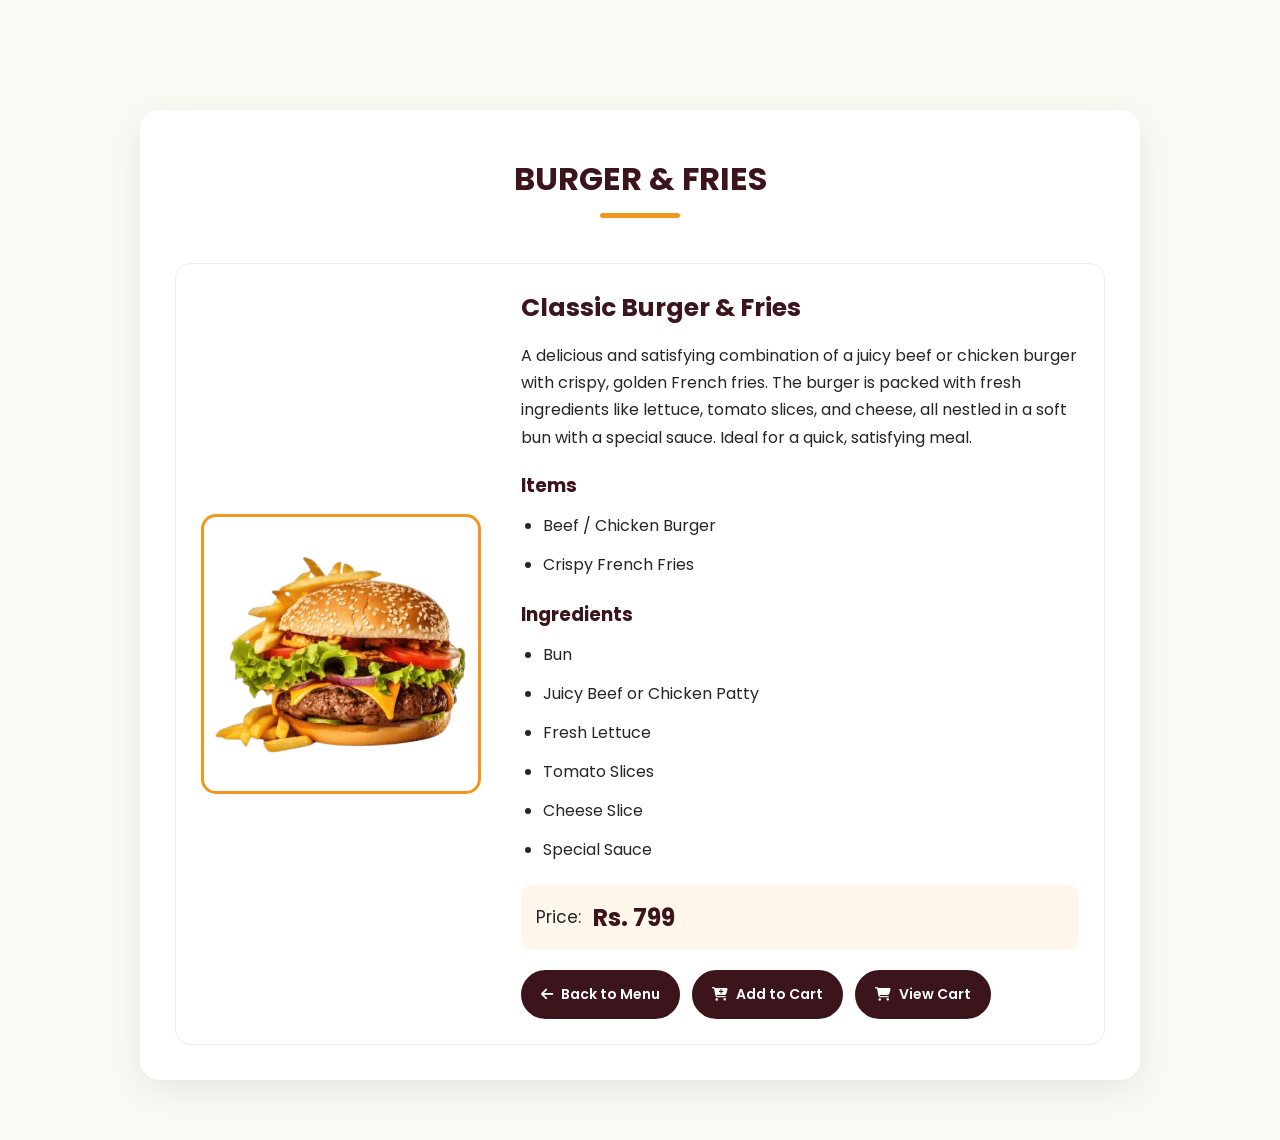
<file: burger-fries.html>
<!DOCTYPE html>
<html lang="en">

<head>
    <meta charset="UTF-8">
    <meta name="viewport" content="width=device-width, initial-scale=1.0">

    <title>Burger & Fries - Coffee Website</title>

    <link rel="stylesheet" href="styles.css">

    <link rel="stylesheet"
        href="https://cdnjs.cloudflare.com/ajax/libs/font-awesome/6.6.0/css/all.min.css">
</head>

<body>

<section class="detail-page">

    <div class="section-content">

        <h1 class="section-title">Burger & Fries</h1>

        <div class="product-container">

            <div class="product-card">

                <img
                    src="menu-6-removebg-preview.png"
                    alt="Burger & Fries"
                    class="detail-img">

                <div class="product-details">

                    <h2>Classic Burger & Fries</h2>

                    <p class="product-description">
                        A delicious and satisfying combination of a juicy
                        beef or chicken burger with crispy, golden French fries.
                        The burger is packed with fresh ingredients like lettuce,
                        tomato slices, and cheese, all nestled in a soft bun
                        with a special sauce. Ideal for a quick, satisfying meal.
                    </p>

                    <h3>Items</h3>

                    <ul class="product-ingredients">
                        <li>Beef / Chicken Burger</li>
                        <li>Crispy French Fries</li>
                    </ul>

                    <h3>Ingredients</h3>

                    <ul class="product-ingredients">
                        <li>Bun</li>
                        <li>Juicy Beef or Chicken Patty</li>
                        <li>Fresh Lettuce</li>
                        <li>Tomato Slices</li>
                        <li>Cheese Slice</li>
                        <li>Special Sauce</li>
                    </ul>

                    <div class="product-price">
                        <span>Price:</span>
                        <strong>Rs. 799</strong>
                    </div>

                    <div class="product-actions">

                        <a href="index.html#menu" class="button">
                            <i class="fa-solid fa-arrow-left"></i>
                            Back to Menu
                        </a>

                        <button
                            type="button"
                            class="button add-to-cart"
                            data-id="burger-fries-01"
                            data-name="Classic Burger & Fries"
                            data-price="799"
                            data-image="menu-6-removebg-preview.png">

                            <i class="fa-solid fa-cart-plus"></i>
                            Add to Cart

                        </button>

                        <a href="cart.html" class="button view-cart">
                            <i class="fa-solid fa-cart-shopping"></i>
                            View Cart
                        </a>

                    </div>

                </div>

            </div>

        </div>

    </div>

</section>

<script src="script.js"></script>

</body>
</html>
</file>
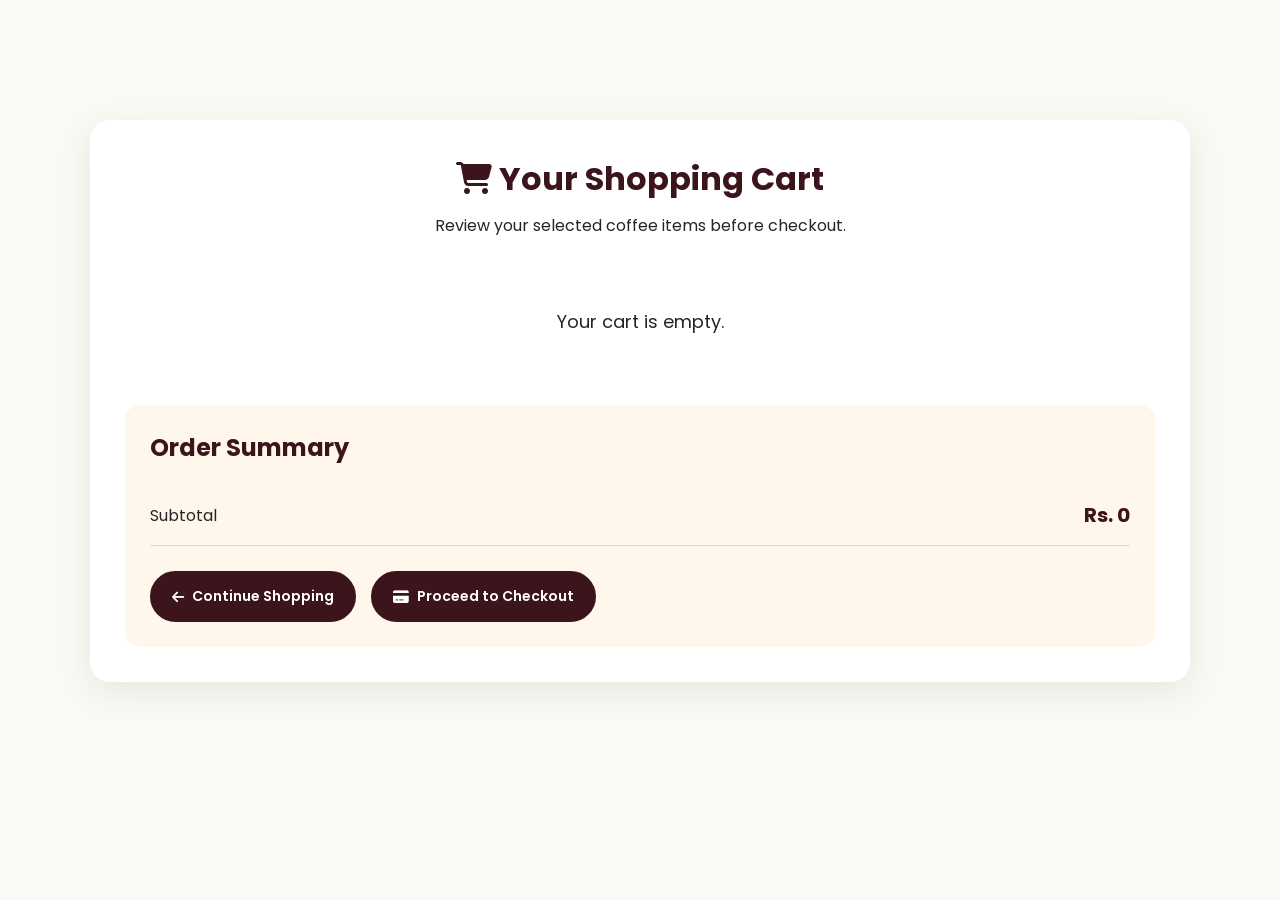
<file: cart.html>
<!DOCTYPE html>
<html lang="en">

<head>
    <meta charset="UTF-8">
    <meta name="viewport" content="width=device-width, initial-scale=1.0">

    <title>Shopping Cart - Coffee House</title>

    <link rel="stylesheet" href="styles.css">

    <link rel="stylesheet"
        href="https://cdnjs.cloudflare.com/ajax/libs/font-awesome/6.6.0/css/all.min.css">
</head>

<body>

    <section class="cart-page">

        <div class="cart-container">

            <h1 class="cart-title">
                <i class="fa-solid fa-cart-shopping"></i>
                Your Shopping Cart
            </h1>

            <p class="cart-subtitle">
                Review your selected coffee items before checkout.
            </p>

            <div id="cart-items" class="cart-items">

                <!-- Cart products will appear here through JavaScript -->

            </div>

            <div class="cart-summary">

                <h2>Order Summary</h2>

                <div class="summary-row">
                    <span>Subtotal</span>
                    <strong id="cart-subtotal">Rs. 0</strong>
                </div>

                <div class="summary-actions">

                    <a href="index.html#menu" class="button">
                        <i class="fa-solid fa-arrow-left"></i>
                        Continue Shopping
                    </a>

                    <button type="button" id="checkout-button" class="button checkout-button">
                        <i class="fa-solid fa-credit-card"></i>
                        Proceed to Checkout
                    </button>

                </div>

            </div>

        </div>

    </section>

<!-- CHECKOUT BILL -->

<div id="checkout-bill" class="checkout-bill" style="display: none;">

    <h2>
        <i class="fa-solid fa-receipt"></i>
        Order Bill
    </h2>

    <div id="bill-items"></div>

    <div class="bill-divider"></div>

    <div class="bill-row">
        <span>Subtotal</span>
        <strong id="bill-subtotal">Rs. 0</strong>
    </div>

    <div class="bill-row">
        <span>Delivery Charges</span>
        <strong id="bill-delivery">Rs. 100</strong>
    </div>

    <div class="bill-row bill-total">
        <span>Total Amount</span>
        <strong id="bill-total">Rs. 0</strong>
    </div>

    <button type="button" id="place-order-button" class="button">
        <i class="fa-solid fa-check-circle"></i>
        Place Order
    </button>

</div>


    <script src="script.js"></script>

</body>
</html>
</file>
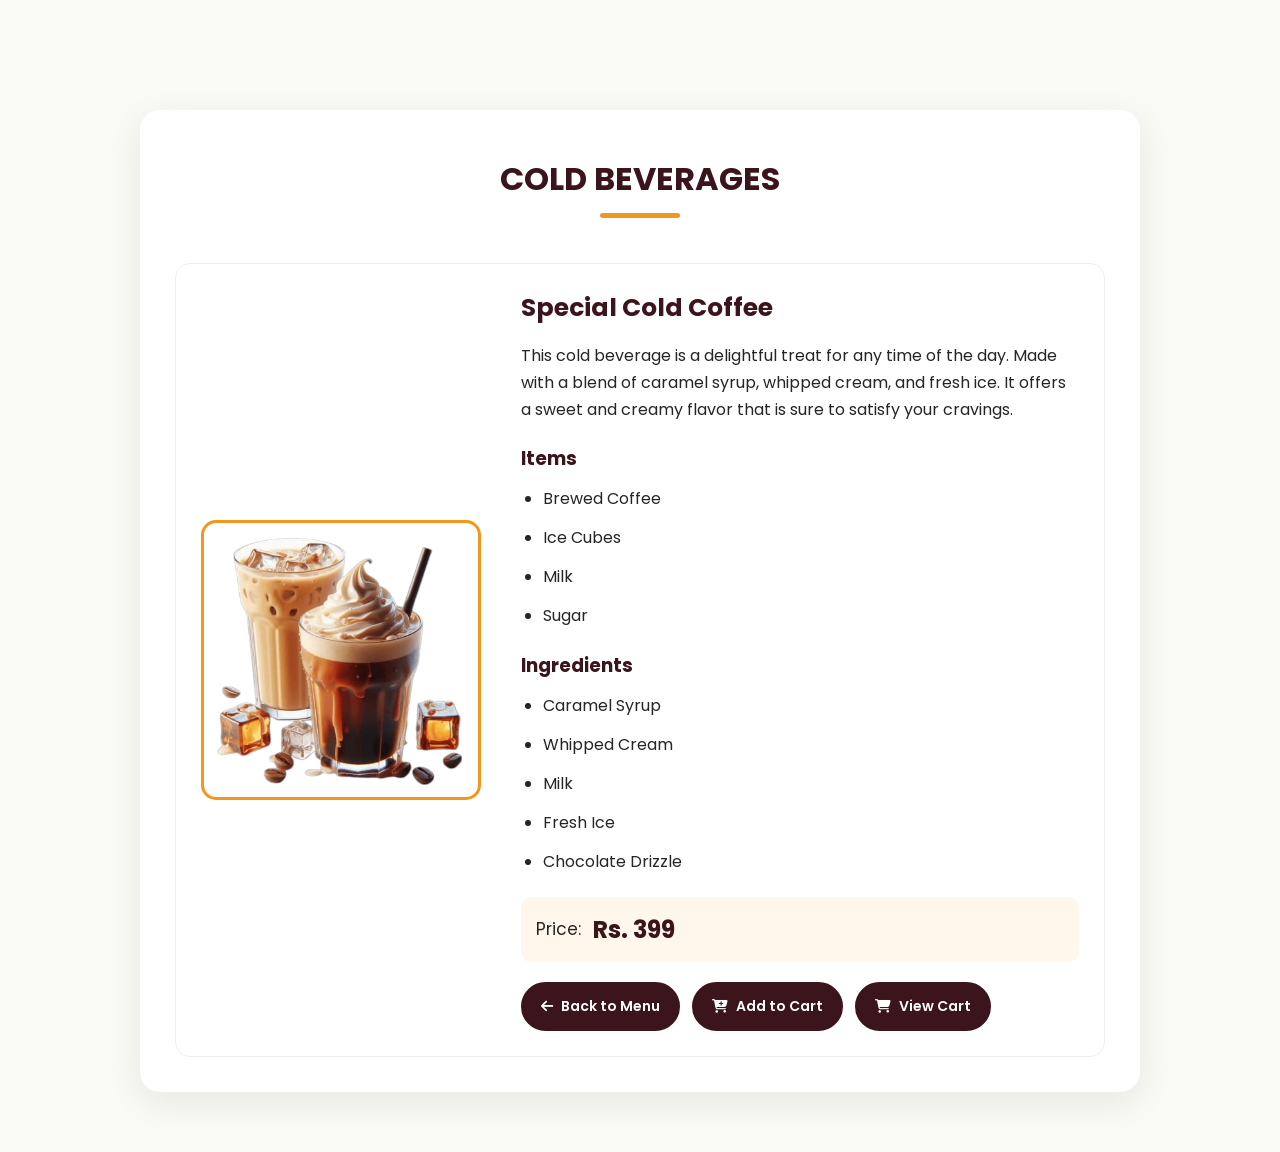
<file: cold-beverages.html>
<!DOCTYPE html>
<html lang="en">

<head>
    <meta charset="UTF-8">
    <meta name="viewport" content="width=device-width, initial-scale=1.0">

    <title>Cold Beverages - Coffee Website</title>

    <link rel="stylesheet" href="styles.css">

    <link rel="stylesheet"
        href="https://cdnjs.cloudflare.com/ajax/libs/font-awesome/6.6.0/css/all.min.css">
</head>

<body>

<section class="detail-page">

    <div class="section-content">

        <h1 class="section-title">Cold Beverages</h1>

        <div class="product-container">

            <div class="product-card">

                <img
                    src="menu-2-removebg-preview.png"
                    alt="Cold Beverages"
                    class="detail-img">

                <div class="product-details">

                    <h2>Special Cold Coffee</h2>

                    <p class="product-description">
                        This cold beverage is a delightful treat for any time
                        of the day. Made with a blend of caramel syrup,
                        whipped cream, and fresh ice. It offers a sweet and
                        creamy flavor that is sure to satisfy your cravings.
                    </p>

                    <h3>Items</h3>

                    <ul class="product-ingredients">
                        <li>Brewed Coffee</li>
                        <li>Ice Cubes</li>
                        <li>Milk</li>
                        <li>Sugar</li>
                    </ul>

                    <h3>Ingredients</h3>

                    <ul class="product-ingredients">
                        <li>Caramel Syrup</li>
                        <li>Whipped Cream</li>
                        <li>Milk</li>
                        <li>Fresh Ice</li>
                        <li>Chocolate Drizzle</li>
                    </ul>

                    <div class="product-price">
                        <span>Price:</span>
                        <strong>Rs. 399</strong>
                    </div>

                    <div class="product-actions">

                        <a href="index.html#menu" class="button">
                            <i class="fa-solid fa-arrow-left"></i>
                            Back to Menu
                        </a>

                        <button
                            type="button"
                            class="button add-to-cart"
                            data-id="cold-coffee-01"
                            data-name="Special Cold Coffee"
                            data-price="399"
                            data-image="menu-2-removebg-preview.png">

                            <i class="fa-solid fa-cart-plus"></i>
                            Add to Cart

                        </button>

                        <a href="cart.html" class="button view-cart">
                            <i class="fa-solid fa-cart-shopping"></i>
                            View Cart
                        </a>

                    </div>

                </div>

            </div>

        </div>

    </div>

</section>

<script src="script.js"></script>

</body>
</html>
</file>
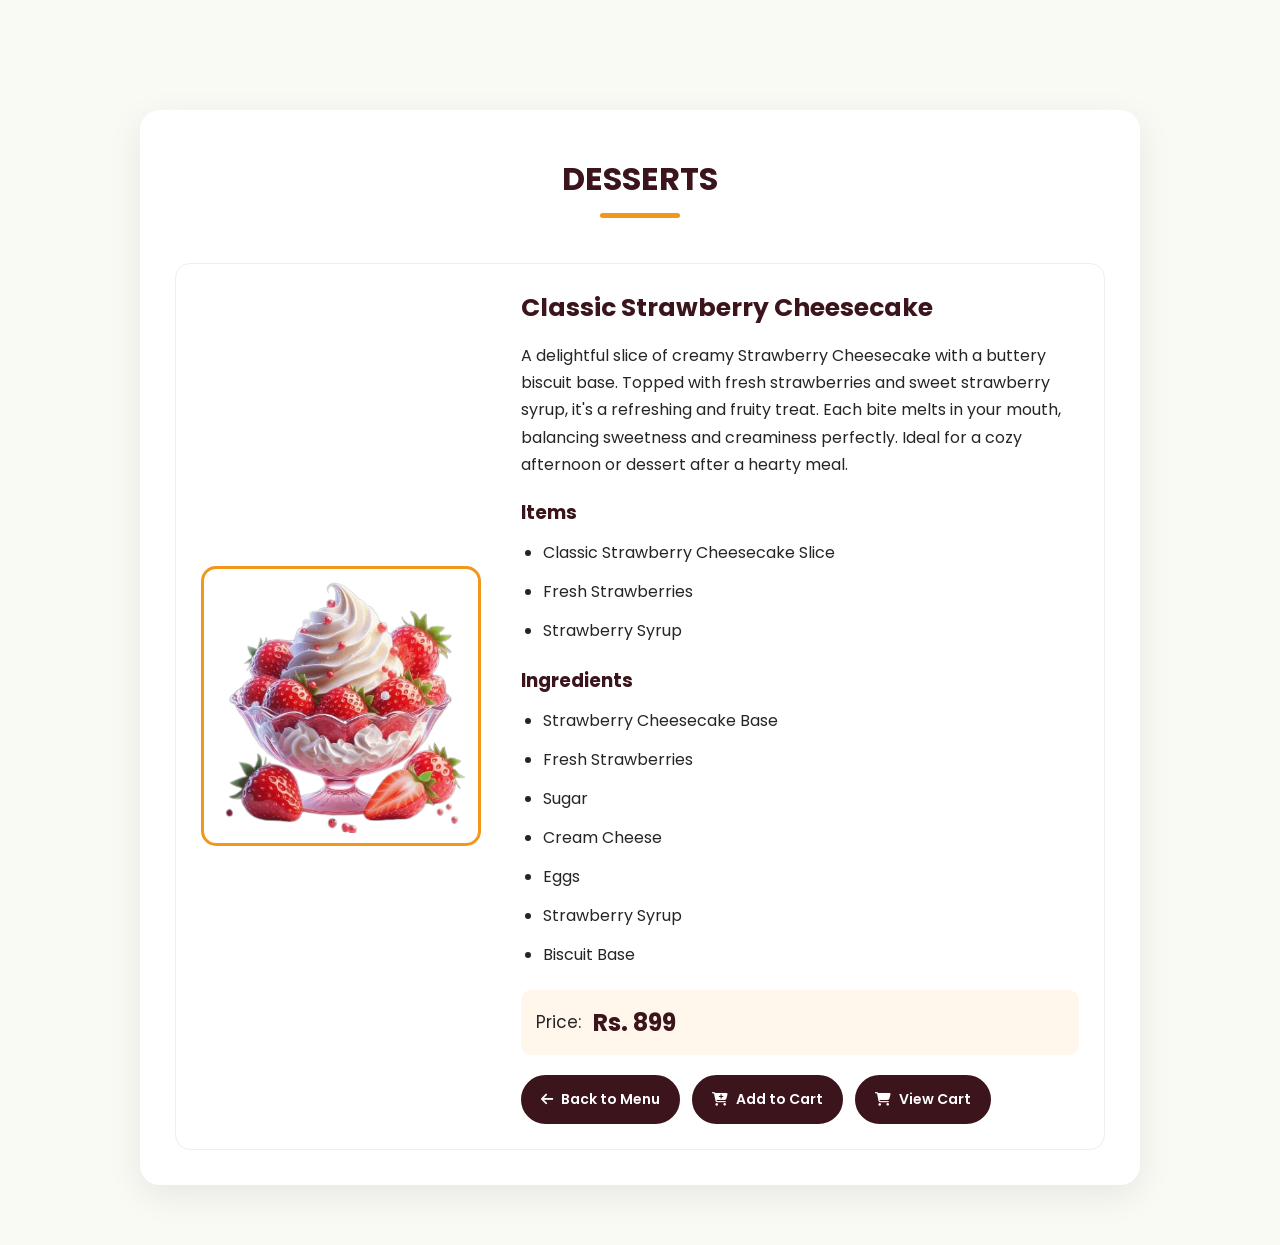
<file: dessert.html>
<!DOCTYPE html>
<html lang="en">

<head>
    <meta charset="UTF-8">
    <meta name="viewport" content="width=device-width, initial-scale=1.0">

    <title>Desserts - Coffee Website</title>

    <link rel="stylesheet" href="styles.css">

    <link rel="stylesheet"
        href="https://cdnjs.cloudflare.com/ajax/libs/font-awesome/6.6.0/css/all.min.css">
</head>

<body>

<section class="detail-page">

    <div class="section-content">

        <h1 class="section-title">Desserts</h1>

        <div class="product-container">

            <div class="product-card">

                <img
                    src="menu-5-removebg-preview.png"
                    alt="Strawberry Cheesecake"
                    class="detail-img">

                <div class="product-details">

                    <h2>Classic Strawberry Cheesecake</h2>

                    <p class="product-description">
                        A delightful slice of creamy Strawberry Cheesecake
                        with a buttery biscuit base. Topped with fresh
                        strawberries and sweet strawberry syrup, it's a
                        refreshing and fruity treat. Each bite melts in
                        your mouth, balancing sweetness and creaminess
                        perfectly. Ideal for a cozy afternoon or dessert
                        after a hearty meal.
                    </p>

                    <h3>Items</h3>

                    <ul class="product-ingredients">
                        <li>Classic Strawberry Cheesecake Slice</li>
                        <li>Fresh Strawberries</li>
                        <li>Strawberry Syrup</li>
                    </ul>

                    <h3>Ingredients</h3>

                    <ul class="product-ingredients">
                        <li>Strawberry Cheesecake Base</li>
                        <li>Fresh Strawberries</li>
                        <li>Sugar</li>
                        <li>Cream Cheese</li>
                        <li>Eggs</li>
                        <li>Strawberry Syrup</li>
                        <li>Biscuit Base</li>
                    </ul>

                    <div class="product-price">
                        <span>Price:</span>
                        <strong>Rs. 899</strong>
                    </div>

                    <div class="product-actions">

                        <a href="index.html#menu" class="button">
                            <i class="fa-solid fa-arrow-left"></i>
                            Back to Menu
                        </a>

                        <button
                            type="button"
                            class="button add-to-cart"
                            data-id="dessert-01"
                            data-name="Classic Strawberry Cheesecake"
                            data-price="899"
                            data-image="menu-5-removebg-preview.png">

                            <i class="fa-solid fa-cart-plus"></i>
                            Add to Cart

                        </button>

                        <a href="cart.html" class="button view-cart">
                            <i class="fa-solid fa-cart-shopping"></i>
                            View Cart
                        </a>

                    </div>

                </div>

            </div>

        </div>

    </div>

</section>

<script src="script.js"></script>

</body>
</html>
</file>
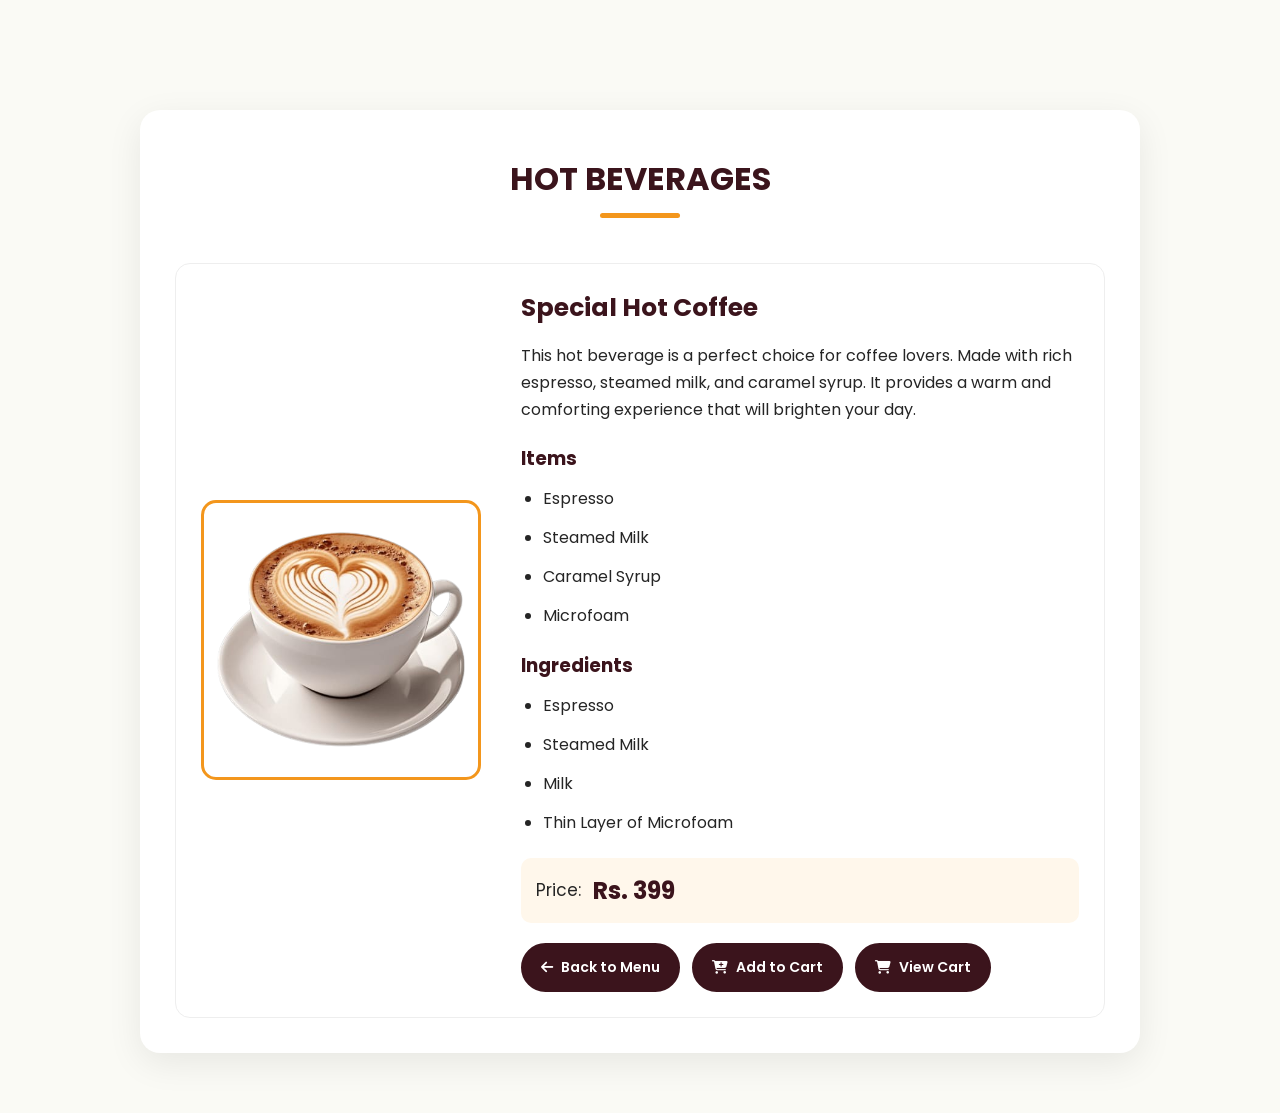
<file: hot-beverages.html>
<!DOCTYPE html>
<html lang="en">

<head>
    <meta charset="UTF-8">
    <meta name="viewport" content="width=device-width, initial-scale=1.0">

    <title>Hot Beverages - Coffee Website</title>

    <link rel="stylesheet" href="styles.css">

    <link rel="stylesheet"
        href="https://cdnjs.cloudflare.com/ajax/libs/font-awesome/6.6.0/css/all.min.css">
</head>

<body>

<section class="detail-page">

    <div class="section-content">

        <h1 class="section-title">Hot Beverages</h1>

        <div class="product-container">

            <div class="product-card">

                <img
                    src="menu-1-removebg-preview.png"
                    alt="Hot Beverages"
                    class="detail-img">

                <div class="product-details">

                    <h2>Special Hot Coffee</h2>

                    <p class="product-description">
                        This hot beverage is a perfect choice for coffee lovers.
                        Made with rich espresso, steamed milk, and caramel syrup.
                        It provides a warm and comforting experience that will
                        brighten your day.
                    </p>

                    <h3>Items</h3>

                    <ul class="product-ingredients">
                        <li>Espresso</li>
                        <li>Steamed Milk</li>
                        <li>Caramel Syrup</li>
                        <li>Microfoam</li>
                    </ul>

                    <h3>Ingredients</h3>

                    <ul class="product-ingredients">
                        <li>Espresso</li>
                        <li>Steamed Milk</li>
                        <li>Milk</li>
                        <li>Thin Layer of Microfoam</li>
                    </ul>

                    <div class="product-price">
                        <span>Price:</span>
                        <strong>Rs. 399</strong>
                    </div>

                    <div class="product-actions">

                        <a href="index.html#menu" class="button">
                            <i class="fa-solid fa-arrow-left"></i>
                            Back to Menu
                        </a>

                        <button
                            type="button"
                            class="button add-to-cart"
                            data-id="hot-coffee-01"
                            data-name="Special Hot Coffee"
                            data-price="399"
                            data-image="menu-1-removebg-preview.png">

                            <i class="fa-solid fa-cart-plus"></i>
                            Add to Cart

                        </button>

                        <a href="cart.html" class="button view-cart">
                            <i class="fa-solid fa-cart-shopping"></i>
                            View Cart
                        </a>

                    </div>

                </div>

            </div>

        </div>

    </div>

</section>

<script src="script.js"></script>

</body>
</html>
</file>
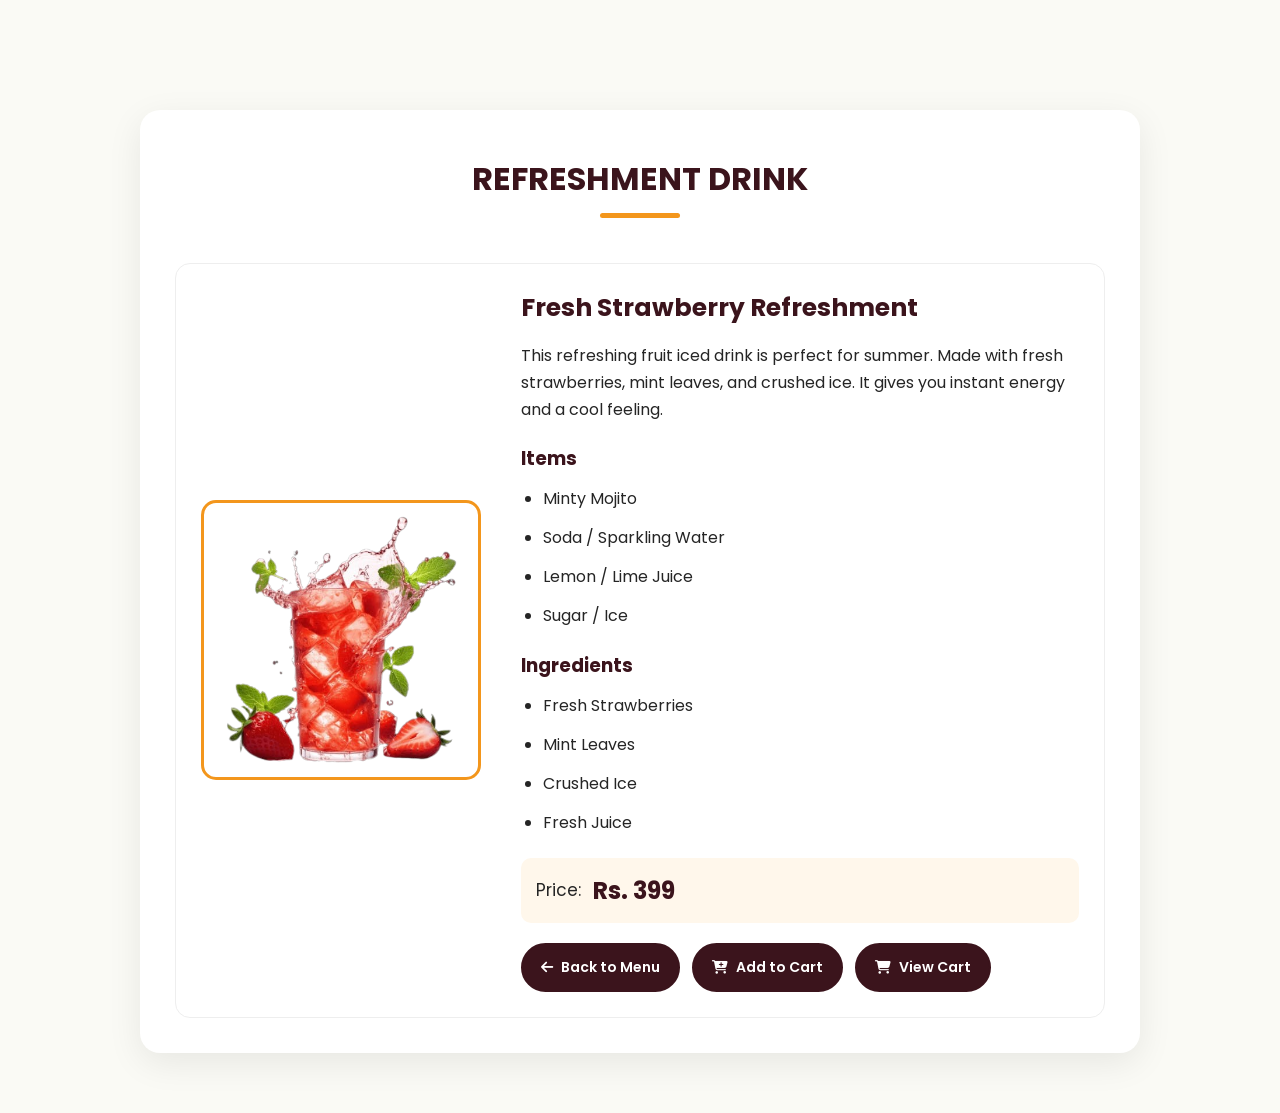
<file: refreshment.html>
<!DOCTYPE html>
<html lang="en">

<head>
    <meta charset="UTF-8">
    <meta name="viewport" content="width=device-width, initial-scale=1.0">

    <title>Refreshment - Coffee Website</title>

    <link rel="stylesheet" href="styles.css">

    <link rel="stylesheet"
        href="https://cdnjs.cloudflare.com/ajax/libs/font-awesome/6.6.0/css/all.min.css">
</head>

<body>

<section class="detail-page">

    <div class="section-content">

        <h1 class="section-title">Refreshment Drink</h1>

        <div class="product-container">

            <div class="product-card">

                <img
                    src="menu-03-removebg-preview (1).png"
                    alt="Refreshment"
                    class="detail-img">

                <div class="product-details">

                    <h2>Fresh Strawberry Refreshment</h2>

                    <p class="product-description">
                        This refreshing fruit iced drink is perfect for summer.
                        Made with fresh strawberries, mint leaves, and crushed ice.
                        It gives you instant energy and a cool feeling.
                    </p>

                    <h3>Items</h3>

                    <ul class="product-ingredients">
                        <li>Minty Mojito</li>
                        <li>Soda / Sparkling Water</li>
                        <li>Lemon / Lime Juice</li>
                        <li>Sugar / Ice</li>
                    </ul>

                    <h3>Ingredients</h3>

                    <ul class="product-ingredients">
                        <li>Fresh Strawberries</li>
                        <li>Mint Leaves</li>
                        <li>Crushed Ice</li>
                        <li>Fresh Juice</li>
                    </ul>

                    <div class="product-price">
                        <span>Price:</span>
                        <strong>Rs. 399</strong>
                    </div>

                    <div class="product-actions">

                        <a href="index.html#menu" class="button">
                            <i class="fa-solid fa-arrow-left"></i>
                            Back to Menu
                        </a>

                        <button
                            type="button"
                            class="button add-to-cart"
                            data-id="refreshment-01"
                            data-name="Fresh Strawberry Refreshment"
                            data-price="399"
                            data-image="menu-03-removebg-preview (1).png">

                            <i class="fa-solid fa-cart-plus"></i>
                            Add to Cart

                        </button>

                        <a href="cart.html" class="button view-cart">
                            <i class="fa-solid fa-cart-shopping"></i>
                            View Cart
                        </a>

                    </div>

                </div>

            </div>

        </div>

    </div>

</section>

<script src="script.js"></script>

</body>
</html>
</file>
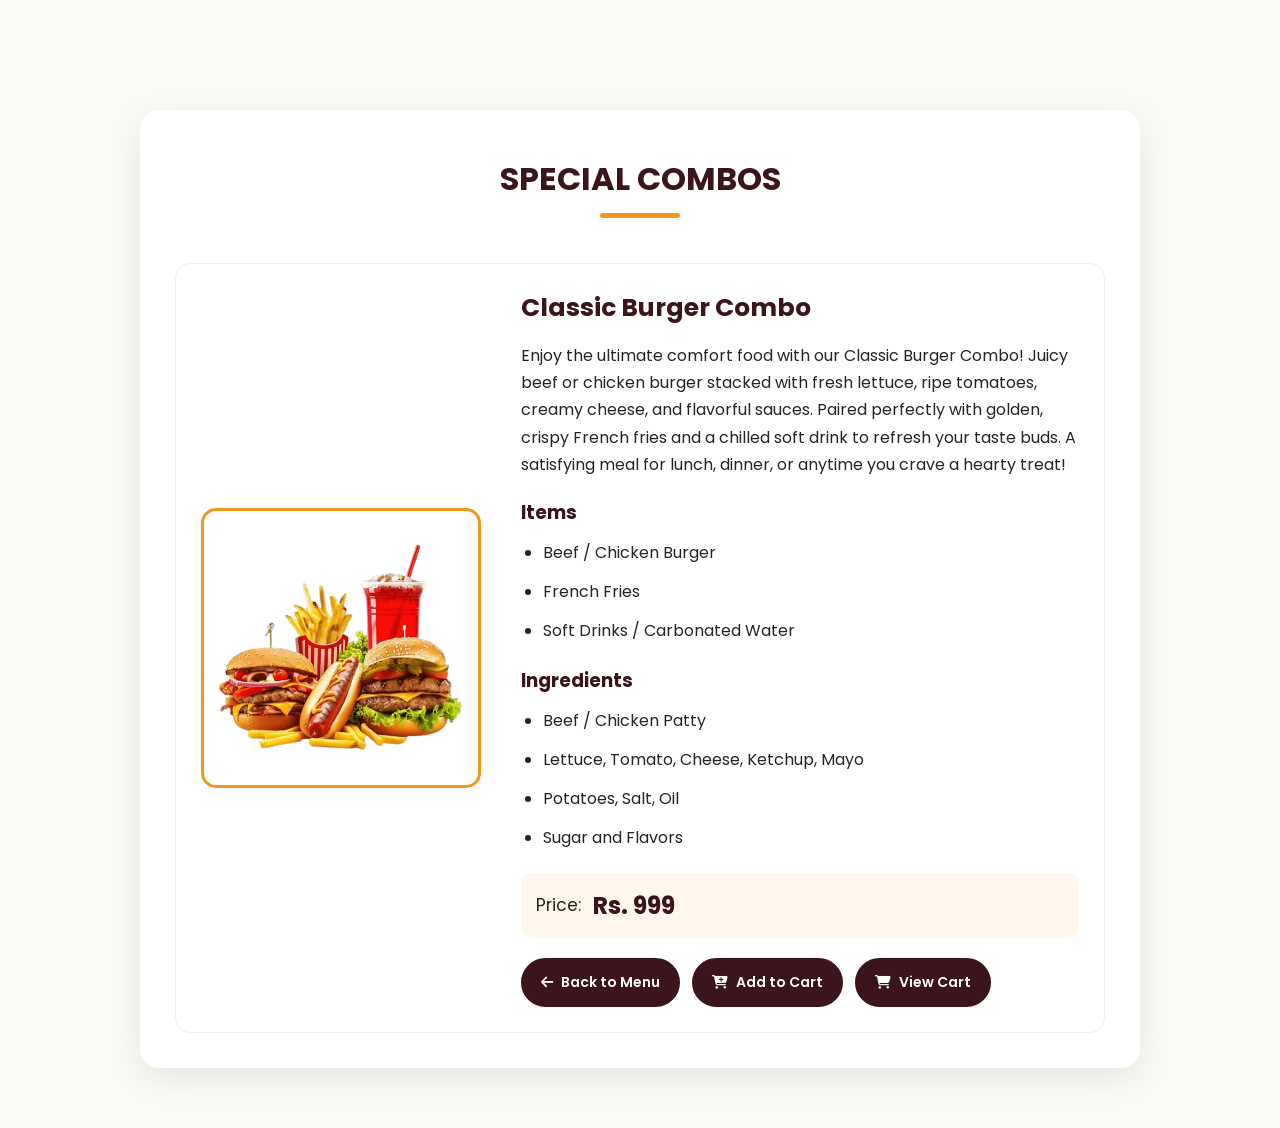
<file: special-combos.html>
<!DOCTYPE html>
<html lang="en">

<head>
    <meta charset="UTF-8">
    <meta name="viewport" content="width=device-width, initial-scale=1.0">

    <title>Special Combos - Coffee Website</title>

    <link rel="stylesheet" href="styles.css">

    <link rel="stylesheet"
        href="https://cdnjs.cloudflare.com/ajax/libs/font-awesome/6.6.0/css/all.min.css">
</head>

<body>

<section class="detail-page">

    <div class="section-content">

        <h1 class="section-title">Special Combos</h1>

        <div class="product-container">

            <div class="product-card">

                <img
                    src="menu-3-removebg-preview.png"
                    alt="Special Combos"
                    class="detail-img">

                <div class="product-details">

                    <h2>Classic Burger Combo</h2>

                    <p class="product-description">
                        Enjoy the ultimate comfort food with our Classic Burger Combo!
                        Juicy beef or chicken burger stacked with fresh lettuce,
                        ripe tomatoes, creamy cheese, and flavorful sauces.
                        Paired perfectly with golden, crispy French fries and a
                        chilled soft drink to refresh your taste buds.
                        A satisfying meal for lunch, dinner, or anytime you crave
                        a hearty treat!
                    </p>

                    <h3>Items</h3>

                    <ul class="product-ingredients">
                        <li>Beef / Chicken Burger</li>
                        <li>French Fries</li>
                        <li>Soft Drinks / Carbonated Water</li>
                    </ul>

                    <h3>Ingredients</h3>

                    <ul class="product-ingredients">
                        <li>Beef / Chicken Patty</li>
                        <li>Lettuce, Tomato, Cheese, Ketchup, Mayo</li>
                        <li>Potatoes, Salt, Oil</li>
                        <li>Sugar and Flavors</li>
                    </ul>

                    <div class="product-price">
                        <span>Price:</span>
                        <strong>Rs. 999</strong>
                    </div>

                    <div class="product-actions">

                        <a href="index.html#menu" class="button">
                            <i class="fa-solid fa-arrow-left"></i>
                            Back to Menu
                        </a>

                        <button
                            type="button"
                            class="button add-to-cart"
                            data-id="special-combo-01"
                            data-name="Classic Burger Combo"
                            data-price="999"
                            data-image="menu-3-removebg-preview.png">

                            <i class="fa-solid fa-cart-plus"></i>
                            Add to Cart

                        </button>

                        <a href="cart.html" class="button view-cart">
                            <i class="fa-solid fa-cart-shopping"></i>
                            View Cart
                        </a>

                    </div>

                </div>

            </div>

        </div>

    </div>

</section>

<script src="script.js"></script>

</body>
</html>
</file>
<file: styles.css>
/* Importing Google Fonts */
@import url('https://fonts.googleapis.com/css2?family=Miniver&family=Poppins:ital,wght@0,400;0,500;0,600;0,700;1,400&display=swap');

* {
    margin: 0;
    padding: 0;
    box-sizing: border-box;
    font-family: "poppins", sans-serif;
}

:root {
    /* Colors */
    --white-color: #fff;
    --dark-color: #252525;
    --primary-color: #3b141c;
    --secondary-color: #f3961c;
    --light-pink-color: #fafaf5;
    --medium-gray-color: #ccc;

    /* Font Size */
    --font-size-s: 0.9rem;
    --font-size-n: 1rem;
    --font-size-m: 1.12rem;
    --font-size-1: 2rem;
    --font-size-xl: 2rem;
    --font-size-xxl: 2.3rem;

    /* Font Weight */
    --font-weight-normal: 400;
    --font-weight-medium: 500;
    --font-weight-semibold: 600;
    --font-weight-bold: 700;

    /* Border Radius */
    --border-radius-s: 8px;
    --border-radius-m: 30px;
    --border-radius-circle: 50%;

    /* Site Max Width */
    --site-max-width: 1300px;
}

html{
    scroll-behavior: smooth;
}

/* Stylings For Whole Site */
ul {
    list-style: none;
}

a {
    text-decoration: none;
}

button {
    cursor: pointer;
    border: none;
    background: none;
}

img {
    width: 100%;
}

.section-content {
    margin: 0 auto;
    padding: 0 20px;
    max-width: var(--site-max-width);
}

.section-title {
    text-align: center;
    padding: 60px 0 100px;
    text-transform: uppercase;
    font-size: var(--font-size-xl);
}

.section-title::after {
    content: "";
    width: 80px;
    height: 5px;
    display: block;
    margin: 10px auto 0;
    border-radius: var(--border-radius-s);
    background: var(--secondary-color);
}

/* Navbar Section Styling */
header {
    position: fixed;
    width: 100%;
    z-index: 5;
    background: var(--primary-color);
}

header .navbar {
    display: flex;
    padding: 20px;
    align-items: center;
    justify-content: space-between;
}

.navbar .nav-logo .logo-text {
    color: var(--white-color);
    font-size: var(--font-size-xl);
    font-weight: var(--font-weight-semibold);
}

.navbar .nav-menu {
    display: flex;
    gap: 10px;
}

.navbar .nav-menu .nav-link {
    padding: 10px 18px;
    font-size: var(--font-size-m);
    color: var(--white-color);
    border-radius: var(--border-radius-m);
    transition: 0.3s ease;
}

.navbar .nav-menu .nav-link:hover {
    color: var(--primary-color);
    background: var(--secondary-color);
}

.navbar :where(#menu-close-button, #menu-open-button) {
    display: none;
}

/* Hero Section Styling */
.hero-section {
    min-height: 100vh;
    background: var(--primary-color);
}

.hero-section .section-content {
    display: flex;
    align-items: center;
    min-height: 100vh;
    color: var(--white-color);
    justify-content: space-between;
}

.hero-section .hero-details .title {
    font-size: var(--font-size-xxl);
    color: var(--secondary-color);
    font-family: "miniver", sans-serif;
}

.hero-section .hero-details .subtitle {
    margin-top: 8px;
    max-width: 70%;
    font-size: var(--font-size-xl);
    font-weight: var(--font-weight-semibold);
}

.hero-section .hero-details .description {
    max-width: 70%;
    margin: 24px 0 40px;
    font-size: var(--font-size-m);
}

.hero-section .hero-details .buttons {
    display: flex;
    gap: 23px;
}

.hero-section .hero-details .button {
    padding: 10px 26px;
    border: 2px solid transparent;
    color: var(--primary-color);
    border-radius: var(--border-radius-m);
    background: var(--secondary-color);
    font-weight: var(--font-weight-medium);
    transition: 0.3s ease;
}

.hero-section .hero-details .button:hover,
.hero-section .hero-details .contact-us {
    color: var(--white-color);
    border-color: var(--white-color);
    background: transparent;
}

.hero-section .hero-details .contact-us {
    color: var(--primary-color);
    border-color: var(--secondary-color);
    background: var(--secondary-color);
}

.hero-section .hero-image-wrapper {
    max-width: 500px;
    margin-right: 30px;
}

/* About Section Styling commit  */
.about-section {
    padding: 120px 0;
    background: var(--light-pink-color);
}
/* .about-section .section-content{
    gap: 70px;
    flex-direction: column-reverse;
} */
.about-section .section-content {
    gap: 50px;
    display: flex;
    align-items: center;
    justify-content: space-between;
}

.about-section .about-image-wrapper .about-image {
    width: 400px;
    height: 400px;
    object-fit: cover;
    border-radius: var(--border-radius-circle);
}

.about-section .about-details .section-title {
    padding: 0;
}

.about-section .about-details {
    max-width: 50%;
}

.about-section .about-details .text {
    line-height: 30px;
    margin: 50px 0 30px;
    text-align: center;
    font-size: var(--font-size-m);
}

.about-section .social-link-list {
    display: flex;
    gap: 25px;
    justify-content: center;
}

.about-section .social-link-list .social-link {
    color: var(--primary-color);
    font-size: var(--font-size-1);
    transition: 0.2s ease;
}

.about-section .social-link-list .social-link:hover {
    color: var(--secondary-color);
}

/* Menu Section Styling */
.menu-section {
    color: var(--white-color);
    background: var(--dark-color);
    padding: 50px 0 100px;
}

.menu-section .menu-list {
    display: flex;
    flex-wrap: wrap;
    gap: 110px;
    align-items: center;
    justify-content: space-between;
}

.menu-section .menu-list .menu-item {
    display: flex;
    align-items: center;
    text-align: center;
    flex-direction: column;
    justify-content: space-between;
    width: calc(100% / 3 - 110px);
}

.menu-section .menu-list .menu-item .menu-image {
    max-width: 83%;
    aspect-ratio: 1;
    margin-bottom: 15px;
    object-fit: contain;
}

.menu-section .menu-list .menu-item .name {
    margin: 12px 0;
    font-size: var(--font-size-1);
    font-weight: var(--font-weight-semibold);
}

.menu-section .menu-list .menu-item .text {
    font-size: var(--font-size-m);
}

/* Testimonials Section Styling */
.testimonials-section {
    padding: 50px 0 100px;
    background: var(--light-pink-color);
}

.testimonials-section .slider-wrapper{
    overflow: hidden;
    margin: 0 60px 50px;
}

.testimonials-section .testimonial {
    -webkit-user-select: none;
    user-select: none;
    display: flex;
    padding: 35px;
    text-align: center;
    flex-direction: column;
    align-items: center;
}

.testimonials-section .testimonial .user-image {
    width: 180px;
    height: 180px;
    object-fit: cover;
    margin-bottom: 50px;
    border-radius: var(--border-radius-circle);
}

.testimonials-section .testimonial .name{
    margin-bottom: 16px;
    font-size: var(--font-size-m);
}

.testimonials-section .testimonial .name .feedback{
    line-height: 25px;
}

.testimonials-section .swiper-pagination-bullet {
    width: 15px;
    height: 15px;
    opacity: 1;
    background: var(--secondary-color);
}

.testimonials-section .swiper-slide-button{
    margin-top: -50px;
    color: var(--secondary-color);
    transition: 0.3s ease;
}

.testimonials-section .swiper-slide-button:hover{
    color: var(--primary-color);
}

/* Gallery Section Styling */
.gallery-section {
    padding: 50px 0 100px;
    /* background: var(--dark-color); */
}

.gallery-section .gallery-list {
    display: flex;
    flex-wrap: wrap;
    gap: 32px;
    /* grid-template-columns: repeat(auto-fill, minmax(250px, 1fr)); */
}

.gallery-section .gallery-list .gallery-item {
    overflow: hidden;
    border-radius: var(--border-radius-s);
    width: calc(100% / 3 - 32px);
}

.gallery-section .gallery-item .gallery-image {
    width: 100%;
    height: 100%;
    cursor: zoom-in;
    transition: 0.3s ease;
}

.gallery-section .gallery-item:hover .gallery-image {
    transform: scale(1.3);
}

/* Order Now Button Section */


.order-section {
    padding: 50px 0 100px;
    background: var(--white-color);
}

.order-section .order-form {
    max-width: 50%;
    margin: auto;
}

.order-section .form-input {
    width: 100%;
    height: 50px;
    padding: 0 12px;
    margin-bottom: 16px;
    border-radius: var(--border-radius-s);
    border: 1px solid var(--medium-gray-color);
}

.order-section textarea.form-input {
    height: 100px;
    padding: 12px;
}

.order-section .submit-button {
    padding: 10px 26px;
    color: var(--white-color);
    background: var(--primary-color);
    border-radius: var(--border-radius-m);
    border: 1px solid var(--primary-color);
    transition: 0.3s ease;
}

.order-section .submit-button:hover {
    background: transparent;
    color: var(--primary-color);
}


/* Contact-Form Section Styling*/
.contact-section{
    padding: 50px 0 100px;
    background: var(--light-pink-color);
}

.contact-section .section-content{
    display: flex;
    gap: 48px;
    align-items: flex-start;
    justify-content: space-between;
}

.contact-section .contact-info list .contact-info{
    display: flex;
    gap: 20px;
    margin: 20px 0;
    align-items: center;
}

.contact-section .contact-info list .contact-info i{
    font-size: var(--font-size-m);
}

.contact-section .contact-form .form-input{
    width: 100%;
    height: 50px;
    padding: 0 12px;
    outline: none;
    margin-bottom: 16px;
    background: var(--white-color);
    border-radius: var(--border-radius-s);
    border: 1px solid var(--medium-gray-color);
}

.contact-section .contact-form{
    max-width: 50%;
}

.contact-section .contact-form .form-input:focus{
    border-color: var(--secondary-color);
}

.contact-section .contact-form textarea.form-input{
    height: 100px;
    padding: 12px;
    resize: vertical;
}

.contact-section .contact-form .submit-button{
    padding: 10px 26px;
    margin-top: 10px;
    color: var(--white-color);
    font-size: var(--font-size-m);
    font-weight: var(--font-weight-medium);
    background: var(--primary-color);
    border-radius: var(--border-radius-m);
    border: 1px solid var(--primary-color);
    transition: 0.3s ease;
}

.contact-section .contact-form .submit-button:hover{
    color: var(--primary-color);
    background: transparent
}

/* Footer Section Styling */
.footer-section{
    padding: 20px 0;
    background: var(--dark-color);
}

.footer-section .section-content{
    display: flex;
    align-items: center;
    justify-content: space-between;
}

.footer-section :where(.copyright-text, .social-link, policy-link){
    color: var(--white-color);
    transition: 0.2s ease;
}

.footer-section .social-link-list{
    display: flex;
    gap: 25px;
}

.footer-section .social-link-list .social-link{
    font-size: var(--font-size-1);
}

.footer-section .social-link-list .social-link:hover,
.footer-section .policy-text .policy-link:hover{
    color: var(--secondary-color);
}

.footer-section .policy-text .separator{
    margin: 0 5px;
    color: var(--white-color);
}

/* Responsive Media Query Code For Max Width 1024px */
@media screen and (max-width: 1024px) {
    .menu-section .menu-list {
        gap: 60px;
    }
    .menu-section .menu-list .menu-item {
        width: calc(100% / 3 - 60px);
    }
}

/* Responsive Media Query Code For Max Width 900px */
@media screen and (max-width: 900px) {
    :root {
        --font-size-m: 1rem;
        --font-size-1: 1.3rem;
        --font-size-xl: 1.5rem;
        --font-size-xxl: 1.8rem;
    }

    body.show-mobile-menu header::before {
        content: "";
        position: fixed;
        left: 0;
        top: 0;
        height: 100%;
        width: 100%;
        -webkit-backdrop-filter: blur(5px);
        backdrop-filter: blur(5px);
        background: rgba(0, 0, 0, 0.2);
    }

    .navbar :where(#menu-close-button, #menu-open-button) {
        display: block;
        font-size: var(--font-size-1);
    }

    .navbar #menu-close-button {
        position: absolute;
        right: 30px;
        top: 30px;
    }

    .navbar #menu-open-button {
        color: var(--white-color);
    }

    .navbar .nav-menu {
        display: block;
        position: fixed;
        left: -300px;
        top: 0;
        width: 300px;
        height: 100%;
        display: flex;
        flex-direction: column;
        align-items: center;
        padding-top: 100px;
        background: var(--white-color);
        transition: left 0.3s ease-in-out;
        z-index: 10;
    }

    body.show-mobile-menu .navbar .nav-menu {
        left: 0px;
    }

    .navbar .nav-menu .nav-link {
        color: var(--dark-color);
    }

    .hero-section .section-content {
        gap: 50px;
        text-align: center;
        padding: 50px 20px;
        flex-direction: column-reverse;
        justify-content: center;
    }

    .hero-section .hero-details :is(.subtitle, .description),
    .about-section .about-details,  .contact-section .contact-form{
        max-width: 90%;
    }

    .hero-section .hero-details .buttons {
        justify-content: center;
    }

    .hero-section .hero-image-wrapper {
        max-width: 270px;
        margin-right: 0;
    }

    .about-section .section-content {
        gap: 70px;
        flex-direction: column;
        text-align: center;
    }

    .about-section .about-image-wrapper .about-image {
        width: 100%;
        height: 100%;
        max-width: 250px;
        aspect-ratio: 1;
    }

    .menu-section .menu-list {
        gap: 30px;
    }
    .menu-section .menu-list .menu-item {
        width: calc(100% / 2 - 30px);
    }

    .menu-section .menu-list .menu-item .menu-image {
        max-width: 200px;
    }

    .gallery-section .gallery-list{
        gap: 30px;
    }

    .gallery-section .gallery-list .gallery-item{
        width: calc(100% / 2 - 30px);
    }

    .contact-section .section-content{
        align-items: center;
        flex-direction: column-reverse;
    }
}

/* Responsive Media Query Code For Max Width 640px */
@media screen and (max-width: 640px) {
    .menu-section .menu-list {
        gap: 60px;
    }

    .menu-section .menu-list .menu-item,
    .gallery-section .gallery-list .gallery-item {
        width: 100%;
    }

    .testimonials-section .testimonial .user-image {
        width: 120px;
        height: 120px;
    }

    .testimonials-section .slider-wrapper{
        margin: 0 0 30px;
    }

    .testimonials-section .swiper-slide-button{
        display: none;
    }

    .footer-section .section-content{
        flex-direction: column;
        gap: 20px;
    }
}

/* Lightbox Styles */
.lightbox {
    display: none;
    position: fixed;
    z-index: 999;
    left: 0;
    top: 0;
    width: 100%;
    height: 100%;
    background: rgba(0,0,0,0.9);
    justify-content: center;
    align-items: center;
}

.lightbox-img {
    max-width: 90%;
    max-height: 90%;
    border-radius: var(--border-radius-s);
}

.lightbox-close {
    position: absolute;
    top: 20px;
    right: 30px;
    font-size: 40px;
    color: var(--white-color);
    cursor: pointer;
    transition: 0.3s ease;
}

.lightbox-close:hover {
    color: var(--secondary-color);
}

/* ===============================
   DETAIL PAGE RESPONSIVE
================================ */

/* ===============================
   DETAIL PAGE (THEME MATCHED)
================================ */

.detail-page {
    padding: 80px 20px;
    background: var(--light-pink-color);  /* Website se match */
}

.detail-page .section-content {
    max-width: 900px;
    margin: 0 auto;
    text-align: center;
    background: var(--white-color);
    padding: 50px 30px;
    border-radius: var(--border-radius-m);
    box-shadow: 0 15px 40px rgba(0,0,0,0.08);
}

.detail-page h1 {
    font-size: 32px;
    margin-bottom: 25px;
    color: var(--primary-color); /* Coffee brown */
}

.detail-img {
    max-width: 400px;
    width: 100%;
    margin: 30px auto;
    border-radius: var(--border-radius-m);
    border: 4px solid var(--secondary-color); /* Orange border */
}

.detail-page p {
    max-width: 650px;
    margin: 0 auto 20px;
    line-height: 1.7;
    font-size: 16px;
    color: var(--dark-color);
}

.detail-page h3 {
    color: var(--secondary-color); /* Orange headings */
    margin-bottom: 10px;
}

.detail-page ul {
    list-style: disc;
    max-width: 400px;
    margin: 0 auto 25px;
    text-align: left;
    padding-left: 20px;
    color: var(--dark-color);
}

.detail-page ul li {
    margin-bottom: 8px;
}

.detail-page .button {
    display: inline-block;
    padding: 10px 26px;
    background: var(--primary-color);
    color: var(--white-color);
    border-radius: var(--border-radius-m);
    transition: 0.3s ease;
}

.detail-page .button:hover {
    background: var(--secondary-color);
    color: var(--primary-color);
}


/* .detail-page {
    padding: 80px 20px;
}

.detail-page .section-content {
    max-width: 900px;
    margin: 0 auto;
    text-align: center;
}

.detail-page h1 {
    font-size: 32px;
    margin-bottom: 25px;
    color: var(--primary-color);
}

.detail-img {
    max-width: 400px;
    width: 100%;
    margin: 30px auto;
    border-radius: 20px;
    box-shadow: 0 10px 30px rgba(0,0,0,0.15);
}

.detail-page p {
    max-width: 650px; */
    /* margin: 0 auto 20px;
    line-height: 1.7;
    font-size: 16px;
}

.detail-page ul {
    list-style: disc;
    max-width: 400px;
    margin: 0 auto 25px;
    text-align: left;
    padding-left: 20px;
}

.detail-page ul li {
    margin-bottom: 8px;
}

.detail-page .button {
    margin-top: 20px;
} */


/* ===============================
   MOBILE RESPONSIVE
================================ */

@media (max-width: 768px) {

    .detail-page {
        padding: 50px 15px;
    }

    .detail-page h1 {
        font-size: 24px;
    }

    .detail-img {
        max-width: 100%;
    }

    .detail-page p {
        font-size: 14px;
    }

    .detail-page ul {
        max-width: 100%;
    }
}



/* =====================================
   COFFEE SHOP PRODUCT DETAIL PAGE
   COMMON STYLING FOR ALL 6 CATEGORIES
===================================== */

.detail-page {
    min-height: 100vh;
    padding: 110px 20px 60px;
    background: var(--light-pink-color);
}

.detail-page .section-content {
    max-width: 1000px;
    margin: auto;
    padding: 35px;
    background: var(--white-color);
    border-radius: 20px;
    box-shadow: 0 10px 35px rgba(0, 0, 0, 0.08);
    text-align: center;
}

.detail-page .section-title {
    padding: 10px 0 25px;
    margin-bottom: 20px;
    color: var(--primary-color);
}

.product-container {
    width: 100%;
}

.product-card {
    display: flex;
    align-items: center;
    gap: 40px;
    padding: 25px;
    border: 1px solid #eee;
    border-radius: 15px;
    background: #fff;
    text-align: left;
}

.product-card .detail-img {
    width: 280px;
    height: 280px;
    object-fit: contain;
    margin: 0;
    padding: 10px;
    border: 3px solid var(--secondary-color);
    border-radius: 15px;
    flex-shrink: 0;
}

.product-details {
    flex: 1;
    min-width: 0;
}

.product-details h2 {
    margin-bottom: 15px;
    color: var(--primary-color);
    font-size: 25px;
}

.product-description {
    margin: 0 0 20px !important;
    max-width: 100% !important;
    line-height: 1.8;
    color: var(--dark-color);
}

.product-details h3 {
    margin: 18px 0 10px;
    color: var(--primary-color);
}

.product-ingredients {
    display: flex;
    flex-direction: column;
    gap: 8px;
    max-width: 100% !important;
    margin: 0 0 20px !important;
    padding: 0 0 0 22px !important;
    list-style: disc !important;
    text-align: left;
}

.product-ingredients li {
    margin: 0 !important;
    padding: 3px 0;
    color: var(--dark-color);
}

.product-price {
    display: flex;
    align-items: center;
    gap: 12px;
    margin: 20px 0;
    padding: 15px;
    background: #fff7eb;
    border-radius: 10px;
}

.product-price span {
    font-size: 17px;
    color: var(--dark-color);
}

.product-price strong {
    font-size: 24px;
    color: var(--primary-color);
}

/* PRODUCT ACTION BUTTONS */

.product-actions {
    display: flex;
    flex-wrap: wrap;
    align-items: center;
    gap: 12px;
    margin-top: 20px;
}

.product-actions .button {
    display: inline-flex;
    align-items: center;
    justify-content: center;
    gap: 8px;
    padding: 12px 18px;
    border: 2px solid var(--primary-color);
    border-radius: 30px;
    background: var(--primary-color);
    color: var(--white-color);
    font-size: 14px;
    font-weight: 600;
    text-decoration: none;
    cursor: pointer;
    transition: 0.3s ease;
}

.product-actions .button:hover {
    background: var(--secondary-color);
    border-color: var(--secondary-color);
    color: var(--primary-color);
    transform: translateY(-3px);
}

/* MOBILE RESPONSIVE PRODUCT PAGE */

@media screen and (max-width: 768px) {

    .detail-page {
        padding: 90px 15px 40px;
    }

    .detail-page .section-content {
        padding: 20px 15px;
    }

    .product-card {
        flex-direction: column;
        gap: 25px;
        padding: 15px;
    }

    .product-card .detail-img {
        width: 100%;
        max-width: 260px;
        height: 230px;
    }

    .product-details {
        width: 100%;
    }

    .product-details h2 {
        font-size: 21px;
    }

    .product-actions {
        flex-direction: column;
        align-items: stretch;
    }

    .product-actions .button {
        width: 100%;
    }
}

@media screen and (max-width: 400px) {

    .detail-page .section-content {
        padding: 15px 10px;
    }

    .product-card {
        padding: 10px;
    }

    .product-price strong {
        font-size: 21px;
    }
}


/* =====================================
   SHOPPING CART PAGE
===================================== */

.cart-page {
    min-height: 100vh;
    padding: 120px 20px 60px;
    background: var(--light-pink-color);
}

.cart-container {
    max-width: 1100px;
    margin: auto;
    padding: 35px;
    background: var(--white-color);
    border-radius: 20px;
    box-shadow: 0 10px 35px rgba(0, 0, 0, 0.08);
}

.cart-title {
    text-align: center;
    color: var(--primary-color);
    font-size: 32px;
    margin-bottom: 10px;
}

.cart-subtitle {
    text-align: center;
    color: var(--dark-color);
    margin-bottom: 35px;
}

.cart-items {
    display: flex;
    flex-direction: column;
    gap: 18px;
}

.cart-item {
    display: flex;
    align-items: center;
    justify-content: space-between;
    gap: 20px;
    padding: 20px;
    border: 1px solid #eee;
    border-radius: 15px;
    background: #fff;
}

.cart-product {
    display: flex;
    align-items: center;
    gap: 18px;
    flex: 1;
    min-width: 0;
}

.cart-product img {
    width: 90px;
    height: 90px;
    object-fit: contain;
    border-radius: 10px;
    background: #fff7eb;
}

.cart-product h3 {
    color: var(--primary-color);
    font-size: 18px;
    margin-bottom: 8px;
}

.cart-product p {
    color: var(--dark-color);
}

.cart-quantity {
    display: flex;
    align-items: center;
    gap: 12px;
}

.quantity-btn {
    width: 32px;
    height: 32px;
    border: none;
    border-radius: 50%;
    background: var(--primary-color);
    color: white;
    font-size: 18px;
    cursor: pointer;
    transition: 0.3s ease;
}

.quantity-btn:hover {
    background: var(--secondary-color);
    color: var(--primary-color);
}

.cart-item > strong {
    color: var(--primary-color);
    white-space: nowrap;
}

.remove-cart-item {
    padding: 9px 14px;
    border: none;
    border-radius: 20px;
    background: #ffe8e8;
    color: #d62828;
    font-weight: 600;
    cursor: pointer;
    transition: 0.3s ease;
}

.remove-cart-item:hover {
    background: #d62828;
    color: white;
}

.empty-cart {
    padding: 35px 15px;
    text-align: center;
    color: var(--dark-color);
    font-size: 18px;
}

.cart-summary {
    margin-top: 35px;
    padding: 25px;
    border-radius: 15px;
    background: #fff7eb;
}

.cart-summary h2 {
    color: var(--primary-color);
    margin-bottom: 20px;
}

.summary-row {
    display: flex;
    justify-content: space-between;
    align-items: center;
    padding: 15px 0;
    border-bottom: 1px solid #e8d8c7;
    color: var(--dark-color);
}

.summary-row strong {
    color: var(--primary-color);
    font-size: 20px;
}

.summary-actions {
    display: flex;
    flex-wrap: wrap;
    gap: 15px;
    margin-top: 25px;
}

.summary-actions .button {
    display: inline-flex;
    align-items: center;
    justify-content: center;
    gap: 8px;
    padding: 13px 20px;
    border: 2px solid var(--primary-color);
    border-radius: 30px;
    background: var(--primary-color);
    color: white;
    font-size: 14px;
    font-weight: 600;
    text-decoration: none;
    cursor: pointer;
    transition: 0.3s ease;
}

.summary-actions .button:hover {
    background: var(--secondary-color);
    color: var(--primary-color);
    border-color: var(--secondary-color);
    transform: translateY(-3px);
}


/* =====================================
   CART PAGE RESPONSIVE DESIGN
===================================== */

@media screen and (max-width: 768px) {

    .cart-page {
        padding: 90px 12px 40px;
    }

    .cart-container {
        padding: 20px 12px;
    }

    .cart-title {
        font-size: 25px;
    }

    .cart-item {
        flex-direction: column;
        align-items: stretch;
        gap: 15px;
    }

    .cart-product img {
        width: 75px;
        height: 75px;
    }

    .cart-quantity {
        justify-content: center;
    }

    .cart-item > strong {
        text-align: center;
    }

    .remove-cart-item {
        width: 100%;
    }

    .summary-actions {
        flex-direction: column;
    }

    .summary-actions .button {
        width: 100%;
    }
}



/* ================= CHECKOUT BILL ================= */

.checkout-bill {
    display: none;
    margin-top: 35px;
    padding: 30px;
    background: #ffffff;
    border: 1px solid #e8d8cc;
    border-radius: 15px;
    box-shadow: 0 5px 20px rgba(0, 0, 0, 0.08);
}

.checkout-bill h2 {
    color: #3b2115;
    font-size: 25px;
    margin-bottom: 25px;
    text-align: center;
}

.checkout-bill h2 i {
    margin-right: 10px;
    color: #a45c35;
}

.bill-item {
    display: flex;
    justify-content: space-between;
    align-items: center;
    gap: 15px;
    padding: 15px 0;
    border-bottom: 1px solid #eee2da;
    color: #3b2115;
}

.bill-item p {
    margin-top: 6px;
    color: #777;
    font-size: 14px;
}

.bill-item strong:last-child {
    white-space: nowrap;
}

.bill-divider {
    height: 1px;
    background: #d9c5b8;
    margin: 20px 0;
}

.bill-row {
    display: flex;
    justify-content: space-between;
    gap: 15px;
    margin: 15px 0;
    color: #555;
    font-size: 16px;
}

.bill-total {
    padding-top: 15px;
    border-top: 2px solid #a45c35;
    color: #3b2115;
    font-size: 20px;
    font-weight: bold;
}

#place-order-button {
    display: block;
    width: 100%;
    margin-top: 25px;
    padding: 15px;
    border: none;
    border-radius: 8px;
    background: #8b4b2b;
    color: #fff;
    font-size: 16px;
    font-weight: bold;
    cursor: pointer;
    transition: 0.3s ease;
}

#place-order-button:hover {
    background: #5c2e1b;
}

#place-order-button:disabled {
    background: #4d8054;
    cursor: not-allowed;
}

/* MOBILE RESPONSIVE */

@media screen and (max-width: 600px) {
    .checkout-bill {
        padding: 18px;
    }

    .checkout-bill h2 {
        font-size: 21px;
    }

    .bill-item {
        font-size: 14px;
    }

    .bill-row {
        font-size: 14px;
    }

    .bill-total {
        font-size: 18px;
    }
}

.footer-credit {
    text-align: center;
    margin-top: 15px;
    padding: 15px;
    color: #ffffff;
    font-size: 15px;
    border-top: 1px solid rgba(255,255,255,0.15);
}

.footer-credit span {
    color: #e53935;
    font-weight: bold;
}

/* 
🎨 Overall Idea (CSS ka kaam)

Ye CSS file poori website ka look banati hai:

colors

fonts

layout

responsive (mobile / laptop)

animations & hover effects

HTML skeleton tha, CSS ne website ko zinda kiya ✨

🔤 Google Fonts Import
@import url(...)


👉 Yahan 2 fonts liye gaye hain:

Poppins → normal text ke liye

Miniver → stylish coffee title ke liye

🔄 Universal Reset *
* { margin:0; padding:0; box-sizing:border-box }


👉 Sab elements ka:

extra space hata di

size calculation correct ki

font same set kar diya

Taake website har browser mai same lage 👍

🎯 :root (CSS Variables)
:root { --primary-color, --font-size-m ... }


👉 Ye global variables hain:

Colors (white, dark, coffee brown)

Font sizes

Border radius

Max width

Faida 👉
Agar kal color change karna ho, sirf yahin change karna hota hai 🔥

🧭 Smooth Scrolling
html { scroll-behavior: smooth; }


👉 Jab menu se click karo, page smooth slide hota hai
Jerk nahi lagta 😌

🌍 Common Styling

ul → bullets hat gaye

a → underline remove

button → clickable bana

img → full width

Ye sab basic cleanup ke liye hai

📦 .section-content

👉 Website ka content center mai rakhta hai
👉 Left right padding deta hai
👉 Max width control karta hai

🏷 Section Title
.section-title


👉 Har section ka heading:

center mai

uppercase

neeche ek orange line

Professional look deta hai 😍

🔝 Navbar Styling
header { position: fixed }


👉 Navbar hamesha top pe fixed rahega
👉 Scroll karne pe bhi gayab nahi hoga

Background coffee color

Links white

Hover pe orange bg

Mobile buttons default mai hidden hain

☕ Hero Section

👉 First screen ka design:

Full screen height

Left side text

Right side coffee image

Title fancy font mai

Buttons rounded & hover effect

Is section ka kaam: user ko attract karna

📖 About Section

👉 Light pink background
👉 Left image circle mai
👉 Right text

Social icons:

normal → brown

hover → orange

Very clean & classy feel ✨

🍽 Menu Section

👉 Dark background
👉 White text
👉 Items grid mai show

Har item:

image

name

description

Laptop pe 3 items row mai
Tablet pe 2
Mobile pe 1

💬 Testimonials Section

👉 Light background
👉 Swiper slider ka design

User image round

Name + feedback

Pagination dots orange

Arrows hover pe dark

Slider smooth aur modern lagta hai 🎞️

🖼 Gallery Section

👉 Images grid mai
👉 Hover pe image zoom hoti hai

Isse website premium feel karti hai 💎

📞 Contact Section

👉 Left side contact info
👉 Right side form

Inputs:

rounded

focus pe orange border

Submit button:

brown

hover pe transparent

🔚 Footer Section

👉 Dark background
👉 White text
👉 Social icons

Hover pe:

orange color

Footer website ko complete karta hai ✔️

📱 Responsive Media Queries
🔹 1024px

Menu spacing kam

🔹 900px (Tablet)

Font sizes choti

Mobile menu slide-in

Hero section center

About & Contact vertical

🔹 640px (Mobile)

Single column layout

Gallery 1 image per row

Slider arrows hide

Footer vertical

👉 Website har screen pe perfect lagti hai 📱💻

🧾 Final Easy Summary

✔ Ye CSS website ko beautiful + responsive banati hai
✔ Variables se easy control
✔ Mobile menu + animations
✔ Professional coffee shop look ☕ */
</file>
